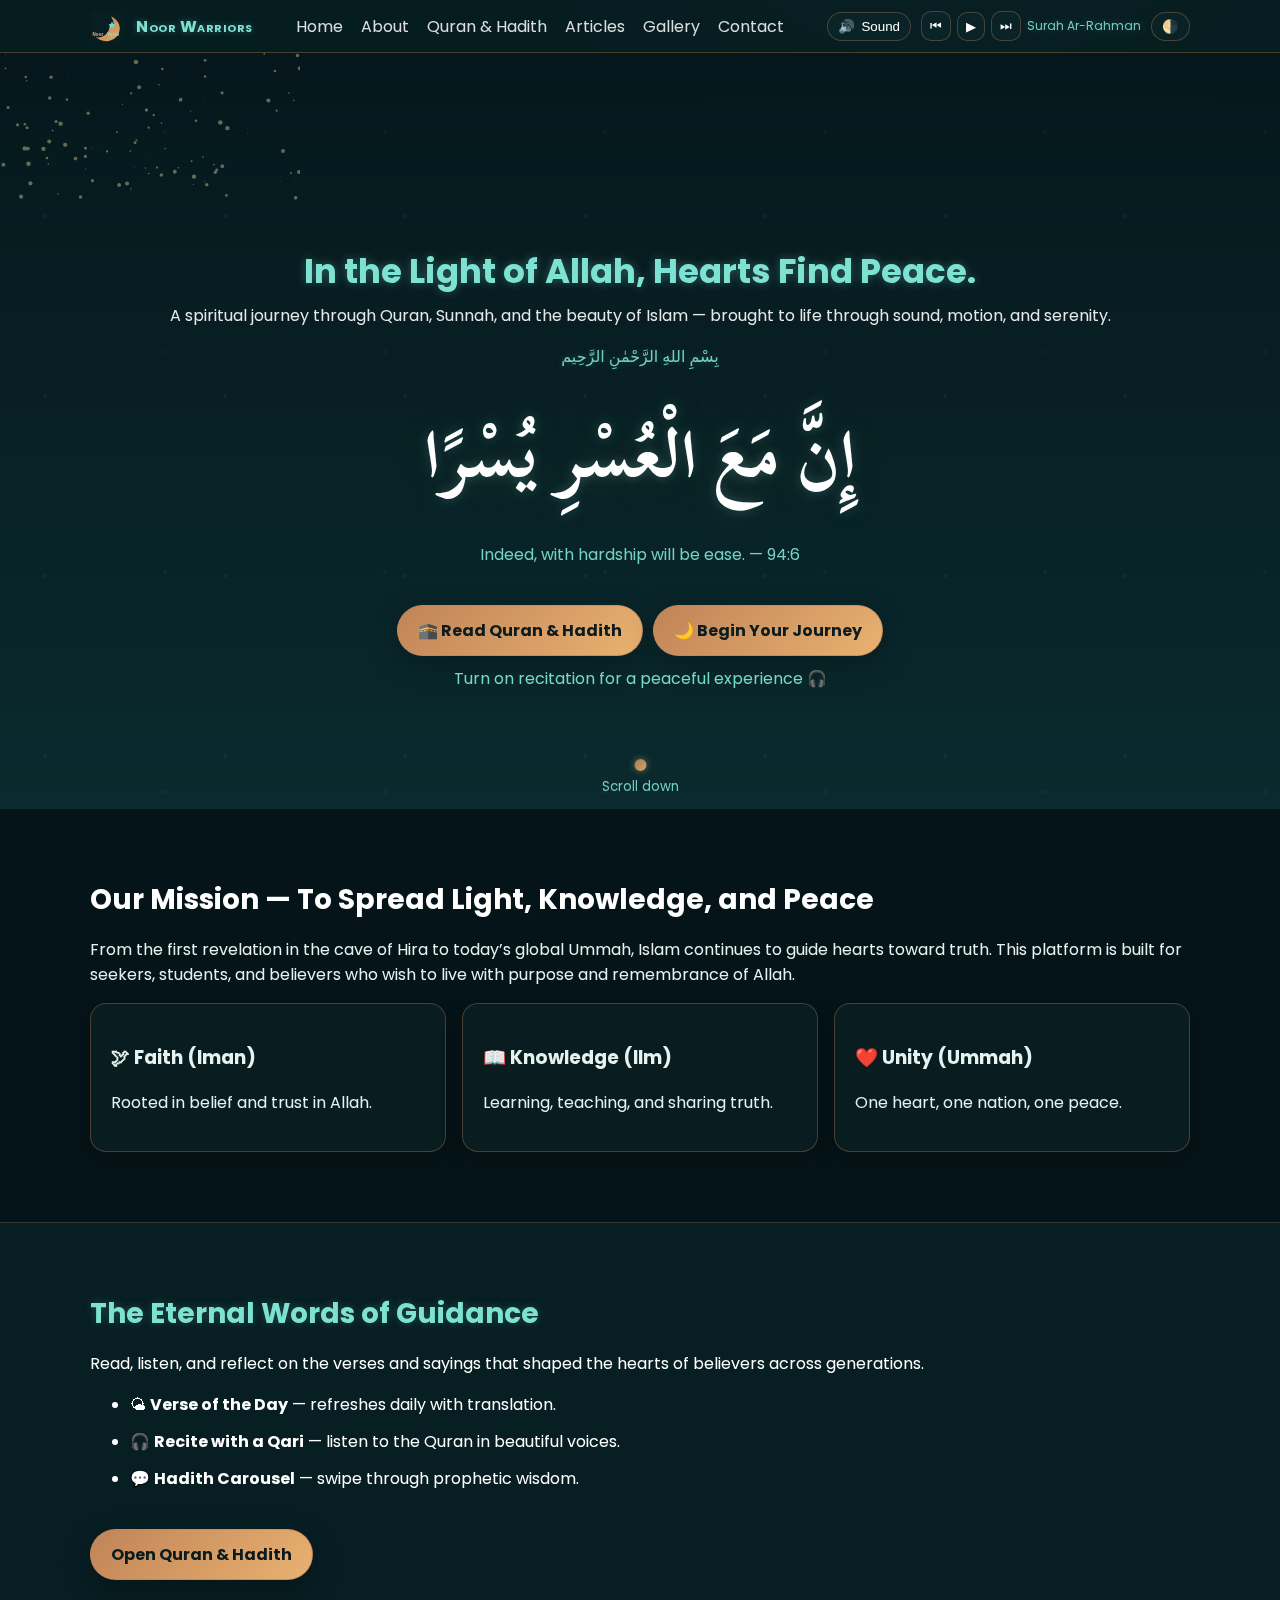
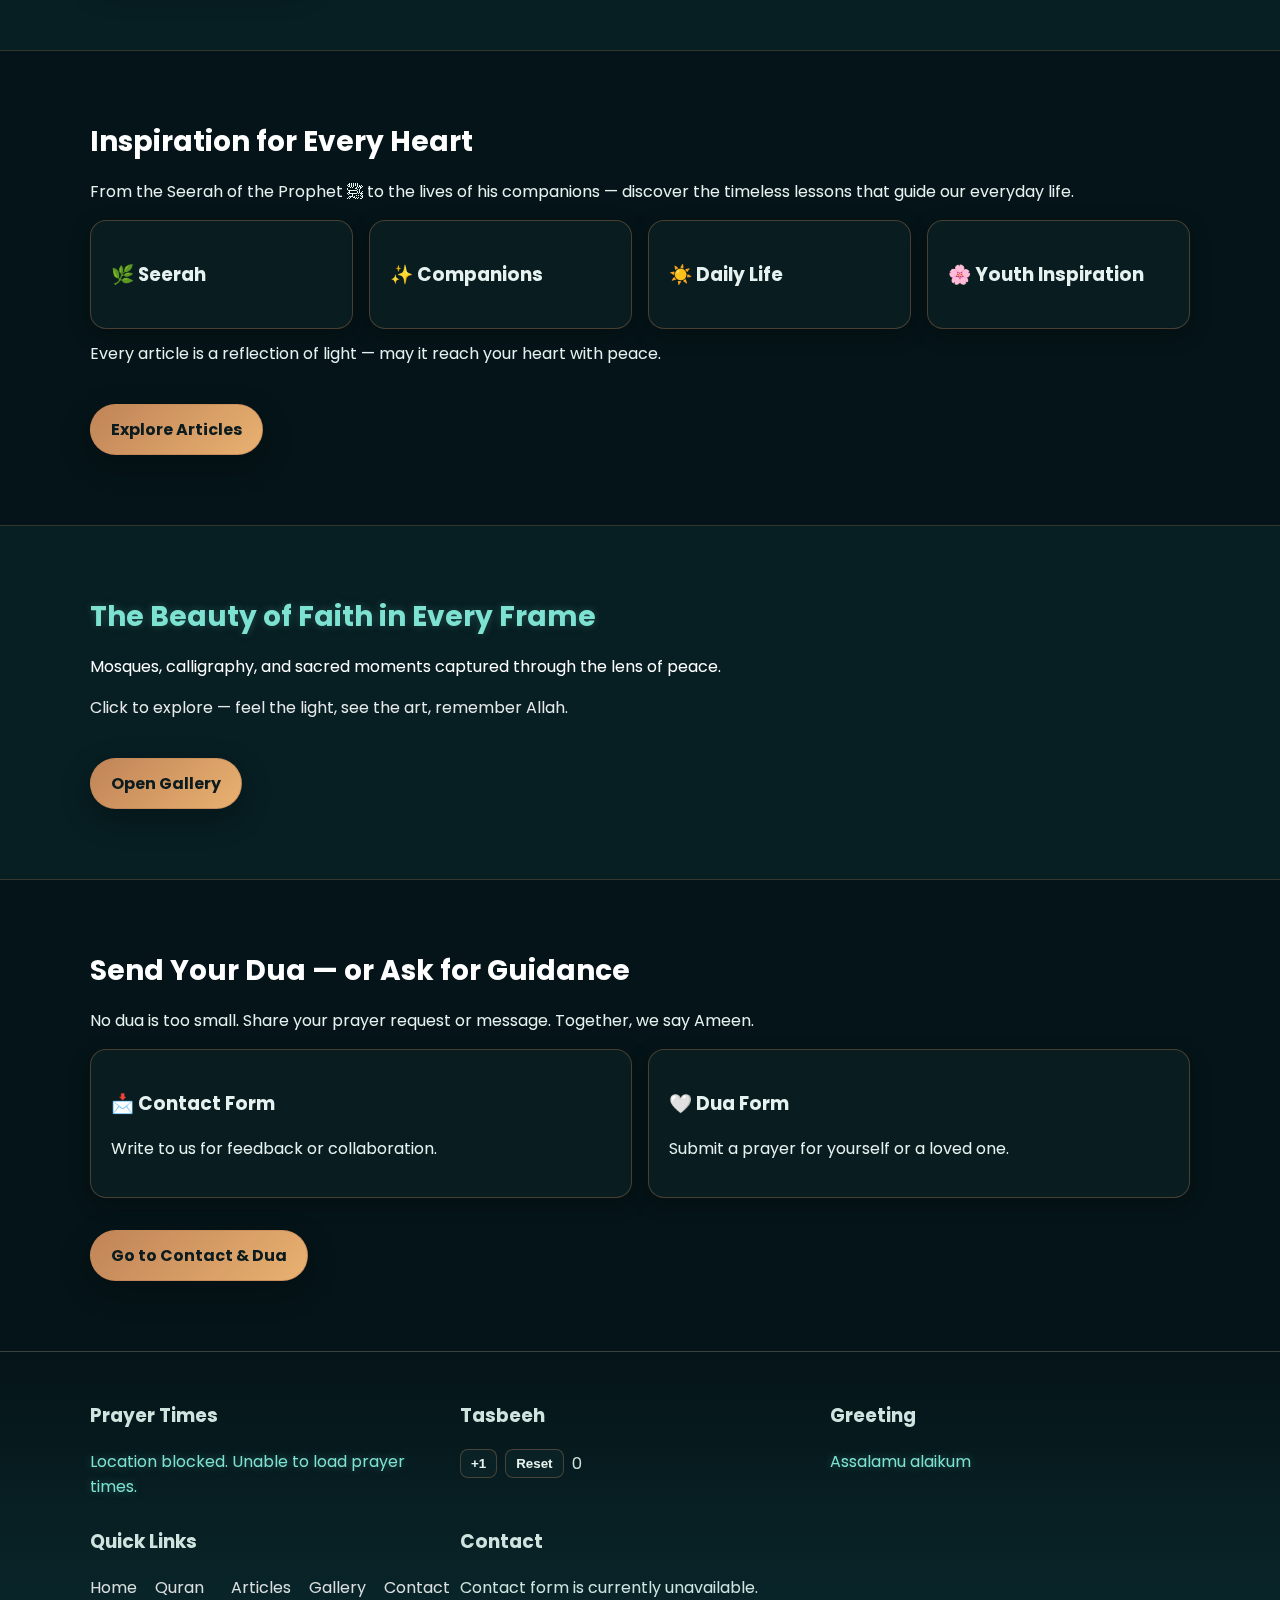
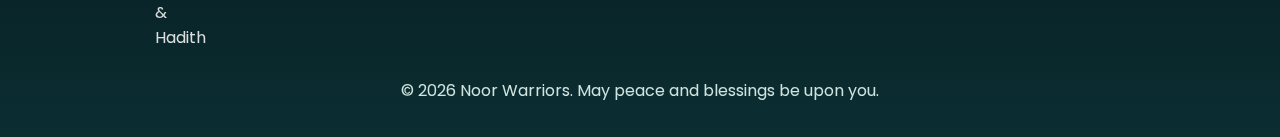
<file: index.html>
<!DOCTYPE html>
<html lang="en">
<head>
  <meta charset="utf-8">
  <meta name="viewport" content="width=device-width, initial-scale=1">
  <meta name="theme-color" content="#0f3d2e">
  <meta name="description" content="Noor Warriors — an elegant Islamic website sharing Quran, Hadith, articles, and a serene gallery.">
  <title>Noor Warriors — Home</title>

  <link rel="preconnect" href="https://fonts.googleapis.com">
  <link rel="preconnect" href="https://fonts.gstatic.com" crossorigin>
  <link href="https://fonts.googleapis.com/css2?family=Poppins:wght@300;400;600;700&family=Inter:wght@300;400;600&family=Scheherazade+New:wght@400;700&display=swap" rel="stylesheet">

  <link rel="icon" href="./assets/images/noorverse-logo.svg" type="image/svg+xml">
  <link rel="apple-touch-icon" href="./assets/images/noorverse-logo.svg">
  <meta property="og:type" content="website">
  <meta property="og:site_name" content="Noor Warriors">
  <meta property="og:title" content="Noor Warriors — Home">
  <meta property="og:description" content="An elegant Islamic website sharing Quran, Hadith, articles, and a serene gallery.">
  <meta property="og:image" content="./assets/images/noorverse-logo.svg">
  <meta name="twitter:card" content="summary_large_image">
  <meta name="twitter:title" content="Noor Warriors — Home">
  <meta name="twitter:description" content="An elegant Islamic website sharing Quran, Hadith, articles, and a serene gallery.">
  <meta name="twitter:image" content="./assets/images/noorverse-logo.svg">

  <link rel="stylesheet" href="./styles.css">
</head> 
<body>
  <audio id="bg-audio" preload="none" loop>
    <source src="./assets/audio/soft-recitation.mp3" type="audio/mpeg">
  </audio>

  <header class="site-header" data-elevate>
    <div class="container nav-wrap">
      <div class="brand">
        <a href="index.html" class="brand-link" aria-label="Noor Warriors Home">
          <img class="brand-logo" src="./assets/images/noorverse-logo.svg" alt="Noor Warriors">
          <span class="brand-text">Noor Warriors</span>
        </a>
      </div>
      <button id="menu-toggle" class="menu-toggle" aria-label="Open menu" aria-controls="primary-nav" aria-expanded="false">☰</button>
      <nav class="nav" id="primary-nav">
        <a href="index.html">Home</a>
        <a href="about.html">About</a>
        <a href="quran.html">Quran & Hadith</a>
        <a href="articles.html">Articles</a>
        <a href="gallery.html">Gallery</a>
        <a href="contact.html">Contact</a>
      </nav>
      <div class="actions">
        <button class="audio-toggle" id="audio-toggle" aria-pressed="false" aria-label="Toggle background recitation">
          <span class="icon" aria-hidden="true">🔊</span>
          <span class="label">Sound</span>
        </button>
        <div class="player-controls" aria-label="Recitation playlist controls">
          <button class="player-btn" id="prev-track" aria-label="Previous track">⏮</button>
          <button class="player-btn" id="play-pause" aria-label="Play/Pause">▶</button>
          <button class="player-btn" id="next-track" aria-label="Next track">⏭</button>
          <span class="track-title" id="track-title"></span>
        </div>
        <button class="mode-toggle" id="mode-toggle" aria-pressed="false" aria-label="Toggle dark mode">🌗</button>
      </div>
    </div>
  </header>

  <main>
    <section id="home" class="hero">
      <div class="hero-bg" aria-hidden="true"></div>
      <canvas class="particles" id="particles"></canvas>
      <div class="container hero-inner">
        <h1 class="headline">In the Light of Allah, Hearts Find Peace.</h1>
        <p class="subhead">A spiritual journey through Quran, Sunnah, and the beauty of Islam — brought to life through sound, motion, and serenity.</p>
        <p class="basmala" lang="ar" dir="rtl">بِسْمِ اللهِ الرَّحْمٰنِ الرَّحِيم</p>
        <h1 class="ayah" id="rotating-ayah" lang="ar" dir="rtl"></h1>
        <p class="ayah-trans" id="ayah-trans"></p>
        <div style="display:flex; gap:10px; justify-content:center; flex-wrap:wrap;" class="mt-10">
          <a href="quran.html" class="cta">🕋 Read Quran & Hadith</a>
          <a href="about.html" class="cta" style="background:linear-gradient(135deg, var(--copper-500), var(--copper-300));">🌙 Begin Your Journey</a>
        </div>
        <div class="mt-10" style="color: var(--aqua-400); opacity:.95;">Turn on recitation for a peaceful experience 🎧</div>
      </div>
      <div style="position:absolute; bottom:12px; left:50%; transform:translateX(-50%); color:var(--aqua-400); opacity:.9; display:grid; place-items:center; gap:6px;">
        <div style="width:12px; height:12px; border-radius:50%; background:linear-gradient(135deg, var(--copper-500), var(--copper-300)); box-shadow:0 0 10px rgba(233,177,113,.35), 0 0 6px rgba(125,226,209,.25); animation: greet 2.2s ease-in-out infinite;"></div>
        <small>Scroll down</small>
      </div>
    </section>

    <section class="section">
      <div class="container">
        <h2>Our Mission — To Spread Light, Knowledge, and Peace</h2>
        <p>From the first revelation in the cave of Hira to today’s global Ummah, Islam continues to guide hearts toward truth. This platform is built for seekers, students, and believers who wish to live with purpose and remembrance of Allah.</p>
        <div class="grid cards mt-12">
          <article class="card"><h3>🕊 Faith (Iman)</h3><p>Rooted in belief and trust in Allah.</p></article>
          <article class="card"><h3>📖 Knowledge (Ilm)</h3><p>Learning, teaching, and sharing truth.</p></article>
          <article class="card"><h3>❤️ Unity (Ummah)</h3><p>One heart, one nation, one peace.</p></article>
        </div>
      </div>
    </section>

    <section class="section alt">
      <div class="container">
        <h2>The Eternal Words of Guidance</h2>
        <p>Read, listen, and reflect on the verses and sayings that shaped the hearts of believers across generations.</p>
        <ul class="list mt-12">
          <li>🌤 <strong>Verse of the Day</strong> — refreshes daily with translation.</li>
          <li>🎧 <strong>Recite with a Qari</strong> — listen to the Quran in beautiful voices.</li>
          <li>💬 <strong>Hadith Carousel</strong> — swipe through prophetic wisdom.</li>
        </ul>
        <div class="mt-14"><a class="cta" href="quran.html">Open Quran & Hadith</a></div>
      </div>
    </section>

    <section class="section">
      <div class="container">
        <h2>Inspiration for Every Heart</h2>
        <p>From the Seerah of the Prophet ﷺ to the lives of his companions — discover the timeless lessons that guide our everyday life.</p>
        <div class="grid cards mt-12">
          <article class="card"><h3>🌿 Seerah</h3></article>
          <article class="card"><h3>✨ Companions</h3></article>
          <article class="card"><h3>☀️ Daily Life</h3></article>
          <article class="card"><h3>🌸 Youth Inspiration</h3></article>
        </div>
        <p class="mt-12">Every article is a reflection of light — may it reach your heart with peace.</p>
        <div class="mt-8"><a class="cta" href="articles.html">Explore Articles</a></div>
      </div>
    </section>

    <section class="section alt">
      <div class="container">
        <h2>The Beauty of Faith in Every Frame</h2>
        <p>Mosques, calligraphy, and sacred moments captured through the lens of peace.</p>
        <p style="opacity:.9;" class="mt-12">Click to explore — feel the light, see the art, remember Allah.</p>
        <div class="mt-10"><a class="cta" href="gallery.html">Open Gallery</a></div>
      </div>
    </section>

    <section class="section">
      <div class="container">
        <h2>Send Your Dua — or Ask for Guidance</h2>
        <p>No dua is too small. Share your prayer request or message. Together, we say Ameen.</p>
        <div class="grid cards mt-12">
          <article class="card"><h3>📩 Contact Form</h3><p>Write to us for feedback or collaboration.</p></article>
          <article class="card"><h3>🤍 Dua Form</h3><p>Submit a prayer for yourself or a loved one.</p></article>
        </div>
        <div class="mt-10"><a class="cta" href="contact.html">Go to Contact & Dua</a></div>
      </div>
    </section>

  </main>

  <footer class="site-footer">
    <div class="container">
      <div class="footer-widgets">
        <div>
          <h3>Prayer Times</h3>
          <div class="prayer-times" id="prayer-times"></div>
        </div>
        <div>
          <h3>Tasbeeh</h3>
          <div class="tasbeeh">
            <button id="tasbeeh-inc" aria-label="Increment tasbeeh">+1</button>
            <button id="tasbeeh-reset" aria-label="Reset tasbeeh">Reset</button>
            <span id="tasbeeh-count">0</span>
          </div>
        </div>
        <div>
          <h3>Greeting</h3>
          <div class="greeting" id="greeting">Assalamu alaikum</div>
        </div>
        <div>
          <h3>Quick Links</h3>
          <nav class="nav">
            <a href="index.html">Home</a>
            <a href="quran.html">Quran & Hadith</a>
            <a href="articles.html">Articles</a>
            <a href="gallery.html">Gallery</a>
            <a href="contact.html">Contact</a>
          </nav>
        </div>
        <div>
          <h3>Contact</h3>
          <p>Contact form is currently unavailable.</p>
        </div>
      </div>
      <p>© <span id="year"></span> Noor Warriors. May peace and blessings be upon you.</p>
    </div>
  </footer>

  <button id="to-top" class="to-top" aria-label="Back to top">↑</button>

  <script src="./script.js" defer></script>
</body>
<!--
  Images/audio are expected in ./assets. Replace placeholders with your own media.
-->
</html>
</file>
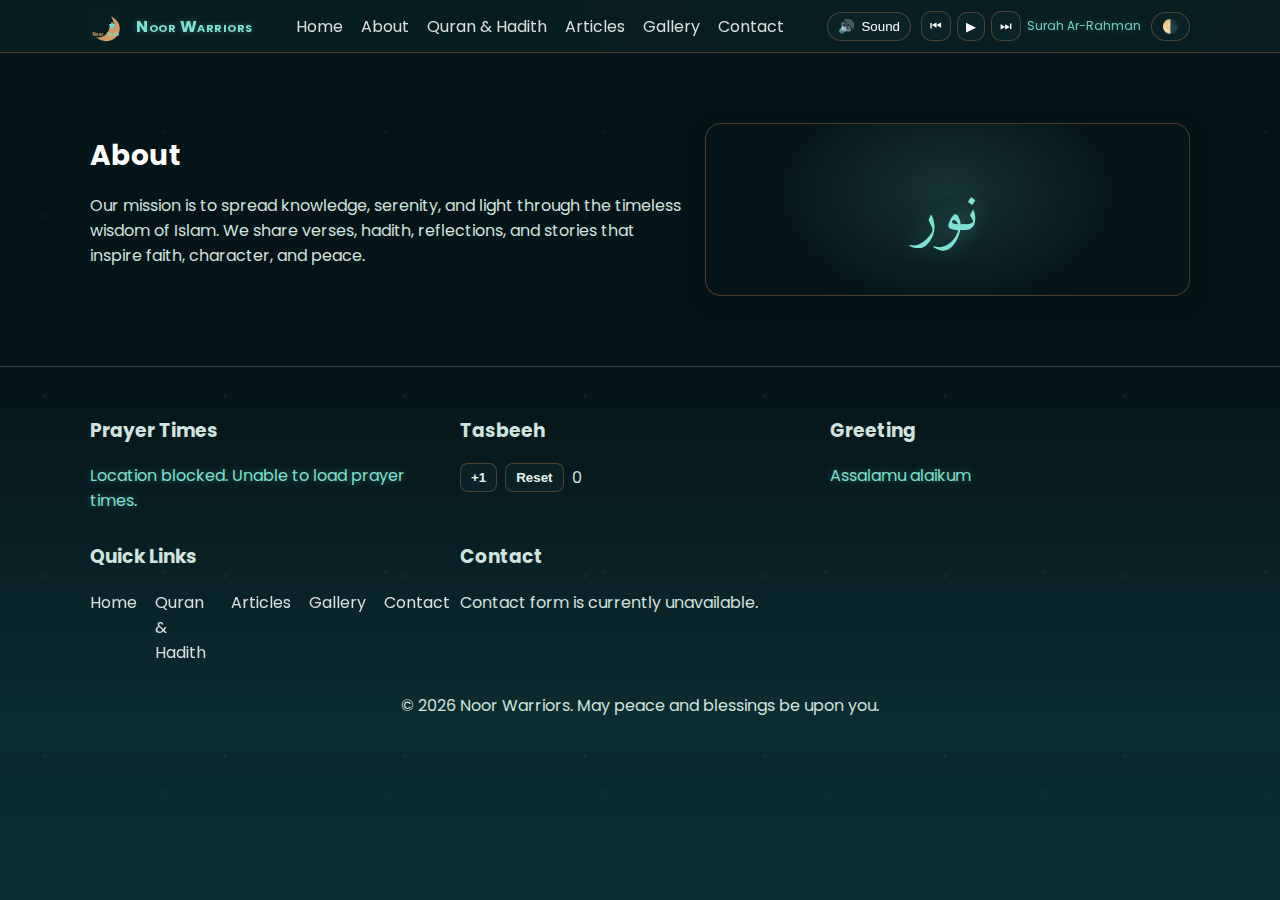
<file: about.html>
<!DOCTYPE html>
<html lang="en">
<head>
  <meta charset="utf-8">
  <meta name="viewport" content="width=device-width, initial-scale=1">
  <meta name="theme-color" content="#0f3d2e">
  <meta name="description" content="Noor Warriors — About the mission to spread light, knowledge, and peace.">
  <title>Noor Warriors — About</title>

  <link rel="preconnect" href="https://fonts.googleapis.com">
  <link rel="preconnect" href="https://fonts.gstatic.com" crossorigin>
  <link href="https://fonts.googleapis.com/css2?family=Poppins:wght@300;400;600;700&family=Inter:wght@300;400;600&family=Scheherazade+New:wght@400;700&display=swap" rel="stylesheet">

  <link rel="icon" href="./assets/images/noorverse-logo.svg" type="image/svg+xml">
  <link rel="apple-touch-icon" href="./assets/images/noorverse-logo.svg">
  <meta property="og:type" content="website">
  <meta property="og:site_name" content="Noor Warriors">
  <meta property="og:title" content="Noor Warriors — About">
  <meta property="og:description" content="Learn about Noor Warriors’ mission to share Quran, Hadith, and reflections.">
  <meta property="og:image" content="./assets/images/noorverse-logo.svg">
  <meta name="twitter:card" content="summary_large_image">
  <meta name="twitter:title" content="Noor Warriors — About">
  <meta name="twitter:description" content="Learn about Noor Warriors’ mission to share Quran, Hadith, and reflections.">
  <meta name="twitter:image" content="./assets/images/noorverse-logo.svg">

  <link rel="stylesheet" href="./styles.css">
</head>
<body>
  <audio id="bg-audio" preload="none" loop>
    <source src="./assets/audio/soft-recitation.mp3" type="audio/mpeg">
  </audio>

  <header class="site-header" data-elevate>
    <div class="container nav-wrap">
      <div class="brand">
        <a href="index.html" class="brand-link" aria-label="Noor Warriors Home">
          <img class="brand-logo" src="./assets/images/noorverse-logo.svg" alt="Noor Warriors" />
          <span class="brand-text">Noor Warriors</span>
        </a>
      </div>
      <button id="menu-toggle" class="menu-toggle" aria-label="Open menu" aria-controls="primary-nav" aria-expanded="false">☰</button>
      <nav class="nav" id="primary-nav">
        <a href="index.html">Home</a>
        <a href="about.html" aria-current="page">About</a>
        <a href="quran.html">Quran & Hadith</a>
        <a href="articles.html">Articles</a>
        <a href="gallery.html">Gallery</a>
        <a href="contact.html">Contact</a>
      </nav>
        <div class="actions">
          <button class="audio-toggle" id="audio-toggle" aria-pressed="false" aria-label="Toggle background recitation">
            <span class="icon" aria-hidden="true">🔊</span>
            <span class="label">Sound</span>
          </button>
          <div class="player-controls" aria-label="Recitation playlist controls">
            <button class="player-btn" id="prev-track" aria-label="Previous track">⏮</button>
            <button class="player-btn" id="play-pause" aria-label="Play/Pause">▶</button>
            <button class="player-btn" id="next-track" aria-label="Next track">⏭</button>
            <span class="track-title" id="track-title"></span>
          </div>
          <button class="mode-toggle" id="mode-toggle" aria-pressed="false" aria-label="Toggle dark mode">🌗</button>
        </div>
    </div>
  </header>

  <main>
    <section id="about" class="section">
      <div class="container two-col">
        <div class="section-copy">
          <h2>About</h2>
          <p>
            Our mission is to spread knowledge, serenity, and light through the timeless wisdom of Islam.
            We share verses, hadith, reflections, and stories that inspire faith, character, and peace.
          </p>
        </div>
        <div class="card emphasis" aria-hidden="true">
          <div class="calligraphy">نور</div>
        </div>
      </div>
    </section>

  </main>

  <footer class="site-footer">
    <div class="container">
      <div class="footer-widgets">
        <div>
          <h3>Prayer Times</h3>
          <div class="prayer-times" id="prayer-times"></div>
        </div>
        <div>
          <h3>Tasbeeh</h3>
          <div class="tasbeeh">
            <button id="tasbeeh-inc" aria-label="Increment tasbeeh">+1</button>
            <button id="tasbeeh-reset" aria-label="Reset tasbeeh">Reset</button>
            <span id="tasbeeh-count">0</span>
          </div>
        </div>
        <div>
          <h3>Greeting</h3>
          <div class="greeting" id="greeting">Assalamu alaikum</div>
        </div>
        <div>
          <h3>Quick Links</h3>
          <nav class="nav">
            <a href="index.html">Home</a>
            <a href="quran.html">Quran & Hadith</a>
            <a href="articles.html">Articles</a>
            <a href="gallery.html">Gallery</a>
            <a href="contact.html">Contact</a>
          </nav>
        </div>
        <div>
          <h3>Contact</h3>
          <p>Contact form is currently unavailable.</p>
        </div>
      </div>
      <p>© <span id="year"></span> Noor Warriors. May peace and blessings be upon you.</p>
    </div>
  </footer>

  <button id="to-top" class="to-top" aria-label="Back to top">↑</button>

  <script src="./script.js" defer></script>
</body>
<!--
  Images/audio are expected in ./assets. Replace placeholders with your own media.
-->
</html>
</file>
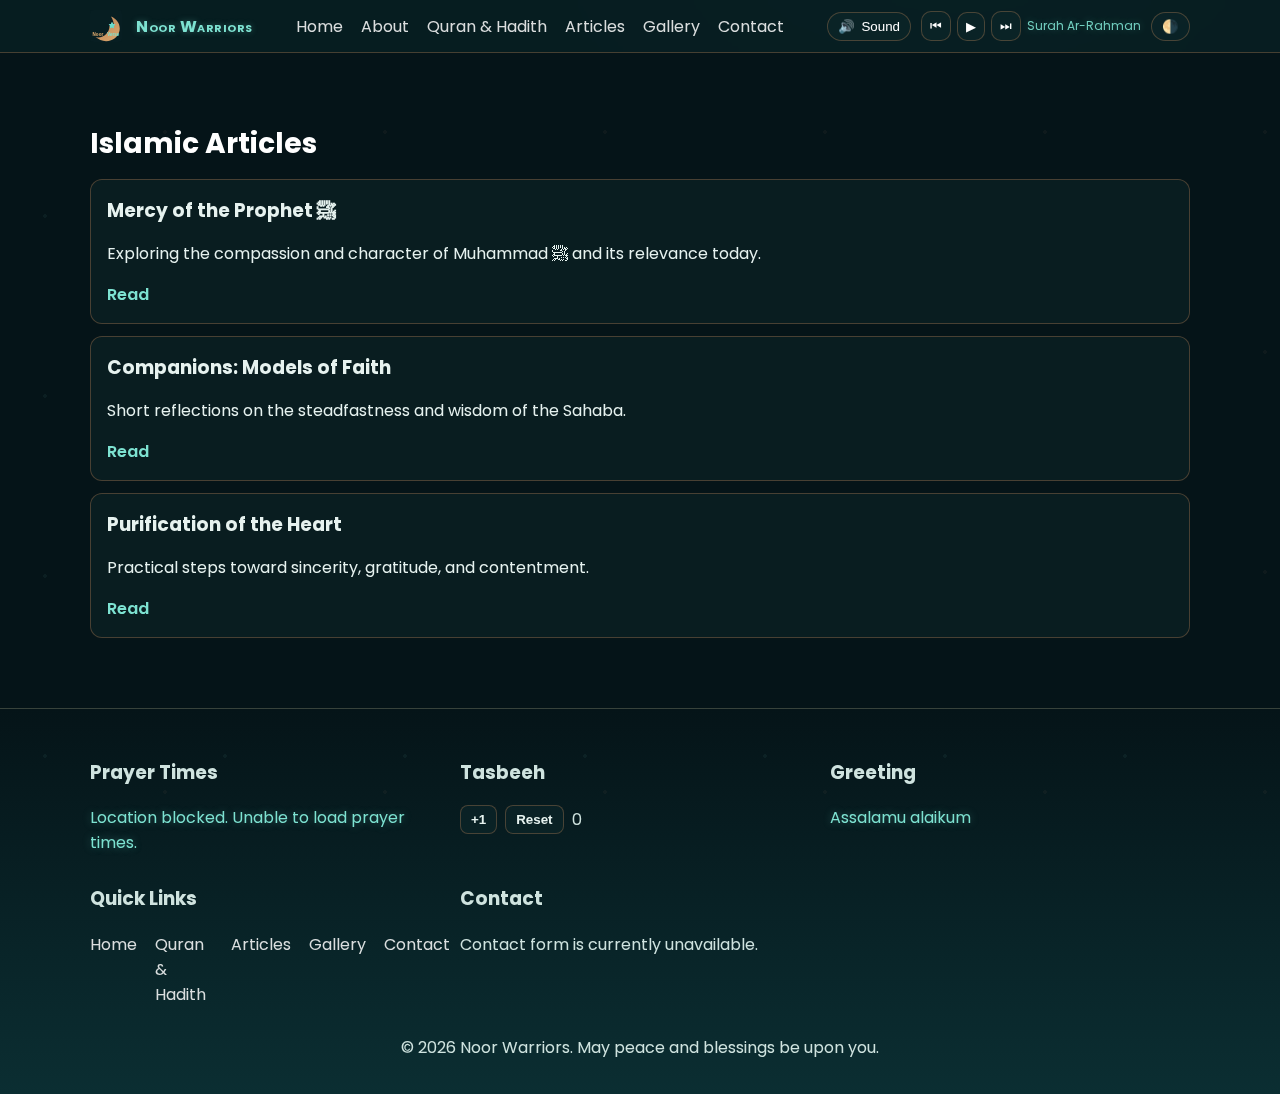
<file: articles.html>
<!DOCTYPE html>
<html lang="en">
<head>
  <meta charset="utf-8">
  <meta name="viewport" content="width=device-width, initial-scale=1">
  <meta name="theme-color" content="#0f3d2e">
  <meta name="description" content="Noor Warriors — Islamic articles and reflections for heart and mind.">
  <title>Noor Warriors — Articles</title>

  <link rel="preconnect" href="https://fonts.googleapis.com">
  <link rel="preconnect" href="https://fonts.gstatic.com" crossorigin>
  <link href="https://fonts.googleapis.com/css2?family=Poppins:wght@300;400;600;700&family=Inter:wght@300;400;600&family=Scheherazade+New:wght@400;700&display=swap" rel="stylesheet">

  <link rel="icon" href="./assets/images/noorverse-logo.svg" type="image/svg+xml">
  <link rel="apple-touch-icon" href="./assets/images/noorverse-logo.svg">
  <meta property="og:type" content="website">
  <meta property="og:site_name" content="Noor Warriors">
  <meta property="og:title" content="Noor Warriors — Articles">
  <meta property="og:description" content="Islamic articles and reflections for heart and mind.">
  <meta property="og:image" content="./assets/images/noorverse-logo.svg">
  <meta name="twitter:card" content="summary_large_image">
  <meta name="twitter:title" content="Noor Warriors — Articles">
  <meta name="twitter:description" content="Islamic articles and reflections for heart and mind.">
  <meta name="twitter:image" content="./assets/images/noorverse-logo.svg">

  <link rel="stylesheet" href="./styles.css">
</head>
<body>
  <audio id="bg-audio" preload="none" loop>
    <source src="./assets/audio/soft-recitation.mp3" type="audio/mpeg">
  </audio>

  <header class="site-header" data-elevate>
    <div class="container nav-wrap">
      <div class="brand">
        <a href="index.html" class="brand-link" aria-label="Noor Warriors Home">
          <img class="brand-logo" src="./assets/images/noorverse-logo.svg" alt="Noor Warriors" />
          <span class="brand-text">Noor Warriors</span>
        </a>
      </div>
      <button id="menu-toggle" class="menu-toggle" aria-label="Open menu" aria-controls="primary-nav" aria-expanded="false">☰</button>
      <nav class="nav" id="primary-nav">
        <a href="index.html">Home</a>
        <a href="about.html">About</a>
        <a href="quran.html">Quran & Hadith</a>
        <a href="articles.html" aria-current="page">Articles</a>
        <a href="gallery.html">Gallery</a>
        <a href="contact.html">Contact</a>
      </nav>
        <div class="actions">
          <button class="audio-toggle" id="audio-toggle" aria-pressed="false" aria-label="Toggle background recitation">
            <span class="icon" aria-hidden="true">🔊</span>
            <span class="label">Sound</span>
          </button>
          <div class="player-controls" aria-label="Recitation playlist controls">
            <button class="player-btn" id="prev-track" aria-label="Previous track">⏮</button>
            <button class="player-btn" id="play-pause" aria-label="Play/Pause">▶</button>
            <button class="player-btn" id="next-track" aria-label="Next track">⏭</button>
            <span class="track-title" id="track-title"></span>
          </div>
          <button class="mode-toggle" id="mode-toggle" aria-pressed="false" aria-label="Toggle dark mode">🌗</button>
        </div>
    </div>
  </header>

  <main>
    <section id="articles" class="section">
      <div class="container">
        <h2>Islamic Articles</h2>
        <div class="list">
          <article class="list-item">
            <h3>Mercy of the Prophet ﷺ</h3>
            <p>Exploring the compassion and character of Muhammad ﷺ and its relevance today.</p>
            <a class="read-more" href="#">Read</a>
          </article>
          <article class="list-item">
            <h3>Companions: Models of Faith</h3>
            <p>Short reflections on the steadfastness and wisdom of the Sahaba.</p>
            <a class="read-more" href="#">Read</a>
          </article>
          <article class="list-item">
            <h3>Purification of the Heart</h3>
            <p>Practical steps toward sincerity, gratitude, and contentment.</p>
            <a class="read-more" href="#">Read</a>
          </article>
        </div>
      </div>
    </section>

  </main>

  <footer class="site-footer">
    <div class="container">
      <div class="footer-widgets">
        <div>
          <h3>Prayer Times</h3>
          <div class="prayer-times" id="prayer-times"></div>
        </div>
        <div>
          <h3>Tasbeeh</h3>
          <div class="tasbeeh">
            <button id="tasbeeh-inc" aria-label="Increment tasbeeh">+1</button>
            <button id="tasbeeh-reset" aria-label="Reset tasbeeh">Reset</button>
            <span id="tasbeeh-count">0</span>
          </div>
        </div>
        <div>
          <h3>Greeting</h3>
          <div class="greeting" id="greeting">Assalamu alaikum</div>
        </div>
        <div>
          <h3>Quick Links</h3>
          <nav class="nav">
            <a href="index.html">Home</a>
            <a href="quran.html">Quran & Hadith</a>
            <a href="articles.html">Articles</a>
            <a href="gallery.html">Gallery</a>
            <a href="contact.html">Contact</a>
          </nav>
        </div>
        <div>
          <h3>Contact</h3>
          <p>Contact form is currently unavailable.</p>
        </div>
      </div>
      <p>© <span id="year"></span> Noor Warriors. May peace and blessings be upon you.</p>
    </div>
  </footer>

  <button id="to-top" class="to-top" aria-label="Back to top">↑</button>

  <script src="./script.js" defer></script>
</body>
<!--
  Images/audio are expected in ./assets. Replace placeholders with your own media.
-->
</html>
</file>
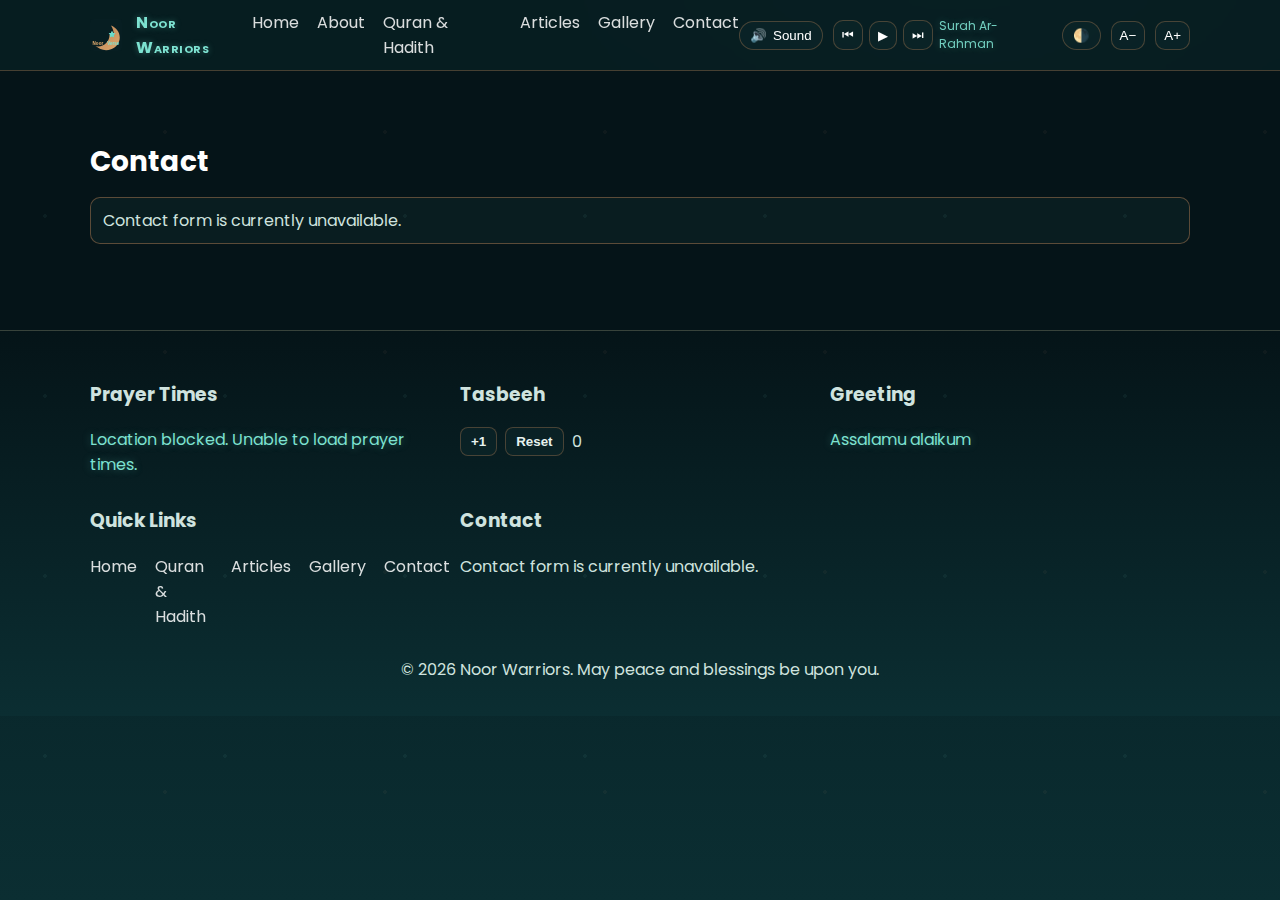
<file: contact.html>
<!DOCTYPE html>
<html lang="en">
<head>
  <meta charset="utf-8">
  <meta name="viewport" content="width=device-width, initial-scale=1">
  <meta name="theme-color" content="#0f3d2e">
  <meta name="description" content="Noor Warriors — Contact & Dua: send your prayer or message.">
  <title>Noor Warriors — Contact</title>

  <link rel="preconnect" href="https://fonts.googleapis.com">
  <link rel="preconnect" href="https://fonts.gstatic.com" crossorigin>
  <link href="https://fonts.googleapis.com/css2?family=Poppins:wght@300;400;600;700&family=Inter:wght@300;400;600&family=Scheherazade+New:wght@400;700&display=swap" rel="stylesheet">

  <link rel="icon" href="./assets/images/noorverse-logo.svg" type="image/svg+xml">
  <link rel="apple-touch-icon" href="./assets/images/noorverse-logo.svg">
  <meta property="og:type" content="website">
  <meta property="og:site_name" content="Noor Warriors">
  <meta property="og:title" content="Noor Warriors — Contact">
  <meta property="og:description" content="Contact Noor Warriors and send a Dua request.">
  <meta property="og:image" content="./assets/images/noorverse-logo.svg">
  <meta name="twitter:card" content="summary_large_image">
  <meta name="twitter:title" content="Noor Warriors — Contact">
  <meta name="twitter:description" content="Contact Noor Warriors and send a Dua request.">
  <meta name="twitter:image" content="./assets/images/noorverse-logo.svg">

  <link rel="stylesheet" href="./styles.css">
</head>
<body>
  <audio id="bg-audio" preload="none" loop>
    <source src="./assets/audio/soft-recitation.mp3" type="audio/mpeg">
  </audio>

  <header class="site-header" data-elevate>
    <div class="container nav-wrap">
      <div class="brand">
        <a href="index.html" class="brand-link" aria-label="Noor Warriors Home">
          <img class="brand-logo" src="./assets/images/noorverse-logo.svg" alt="Noor Warriors" />
          <span class="brand-text">Noor Warriors</span>
        </a>
      </div>
      <button id="menu-toggle" class="menu-toggle" aria-label="Open menu" aria-controls="primary-nav" aria-expanded="false">☰</button>
      <nav class="nav" id="primary-nav">
        <a href="index.html">Home</a>
        <a href="about.html">About</a>
        <a href="quran.html">Quran & Hadith</a>
        <a href="articles.html">Articles</a>
        <a href="gallery.html">Gallery</a>
        <a href="contact.html" aria-current="page">Contact</a>
      </nav>
        <div class="actions">
          <button class="audio-toggle" id="audio-toggle" aria-pressed="false" aria-label="Toggle background recitation">
            <span class="icon" aria-hidden="true">🔊</span>
            <span class="label">Sound</span>
          </button>
          <div class="player-controls" aria-label="Recitation playlist controls">
            <button class="player-btn" id="prev-track" aria-label="Previous track">⏮</button>
            <button class="player-btn" id="play-pause" aria-label="Play/Pause">▶</button>
            <button class="player-btn" id="next-track" aria-label="Next track">⏭</button>
            <span class="track-title" id="track-title"></span>
          </div>
          <button class="mode-toggle" id="mode-toggle" aria-pressed="false" aria-label="Toggle dark mode">🌗</button>
          <button class="player-btn" id="font-dec" aria-label="Decrease font size">A−</button>
          <button class="player-btn" id="font-inc" aria-label="Increase font size">A+</button>
        </div>
    </div>
  </header>

  <main>
    <section id="contact" class="section">
      <div class="container">
        <h2>Contact</h2>
        <p class="form-status info" role="status" aria-live="polite">Contact form is currently unavailable.</p>
      </div>
    </section>
  </main>

  <footer class="site-footer">
    <div class="container">
      <div class="footer-widgets">
        <div>
          <h3>Prayer Times</h3>
          <div class="prayer-times" id="prayer-times"></div>
        </div>
        <div>
          <h3>Tasbeeh</h3>
          <div class="tasbeeh">
            <button id="tasbeeh-inc" aria-label="Increment tasbeeh">+1</button>
            <button id="tasbeeh-reset" aria-label="Reset tasbeeh">Reset</button>
            <span id="tasbeeh-count">0</span>
          </div>
        </div>
        <div>
          <h3>Greeting</h3>
          <div class="greeting" id="greeting">Assalamu alaikum</div>
        </div>
        <div>
          <h3>Quick Links</h3>
          <nav class="nav">
            <a href="index.html">Home</a>
            <a href="quran.html">Quran & Hadith</a>
            <a href="articles.html">Articles</a>
            <a href="gallery.html">Gallery</a>
            <a href="contact.html">Contact</a>
          </nav>
        </div>
        <div>
          <h3>Contact</h3>
          <p>Contact form is currently unavailable.</p>
        </div>
      </div>
      <p>© <span id="year"></span> Noor Warriors. May peace and blessings be upon you.</p>
    </div>
  </footer>

  <button id="to-top" class="to-top" aria-label="Back to top">↑</button>

  <script src="./script.js" defer></script>
</body>
<!--
  Images/audio are expected in ./assets. Replace placeholders with your own media.
-->
</html>
</file>
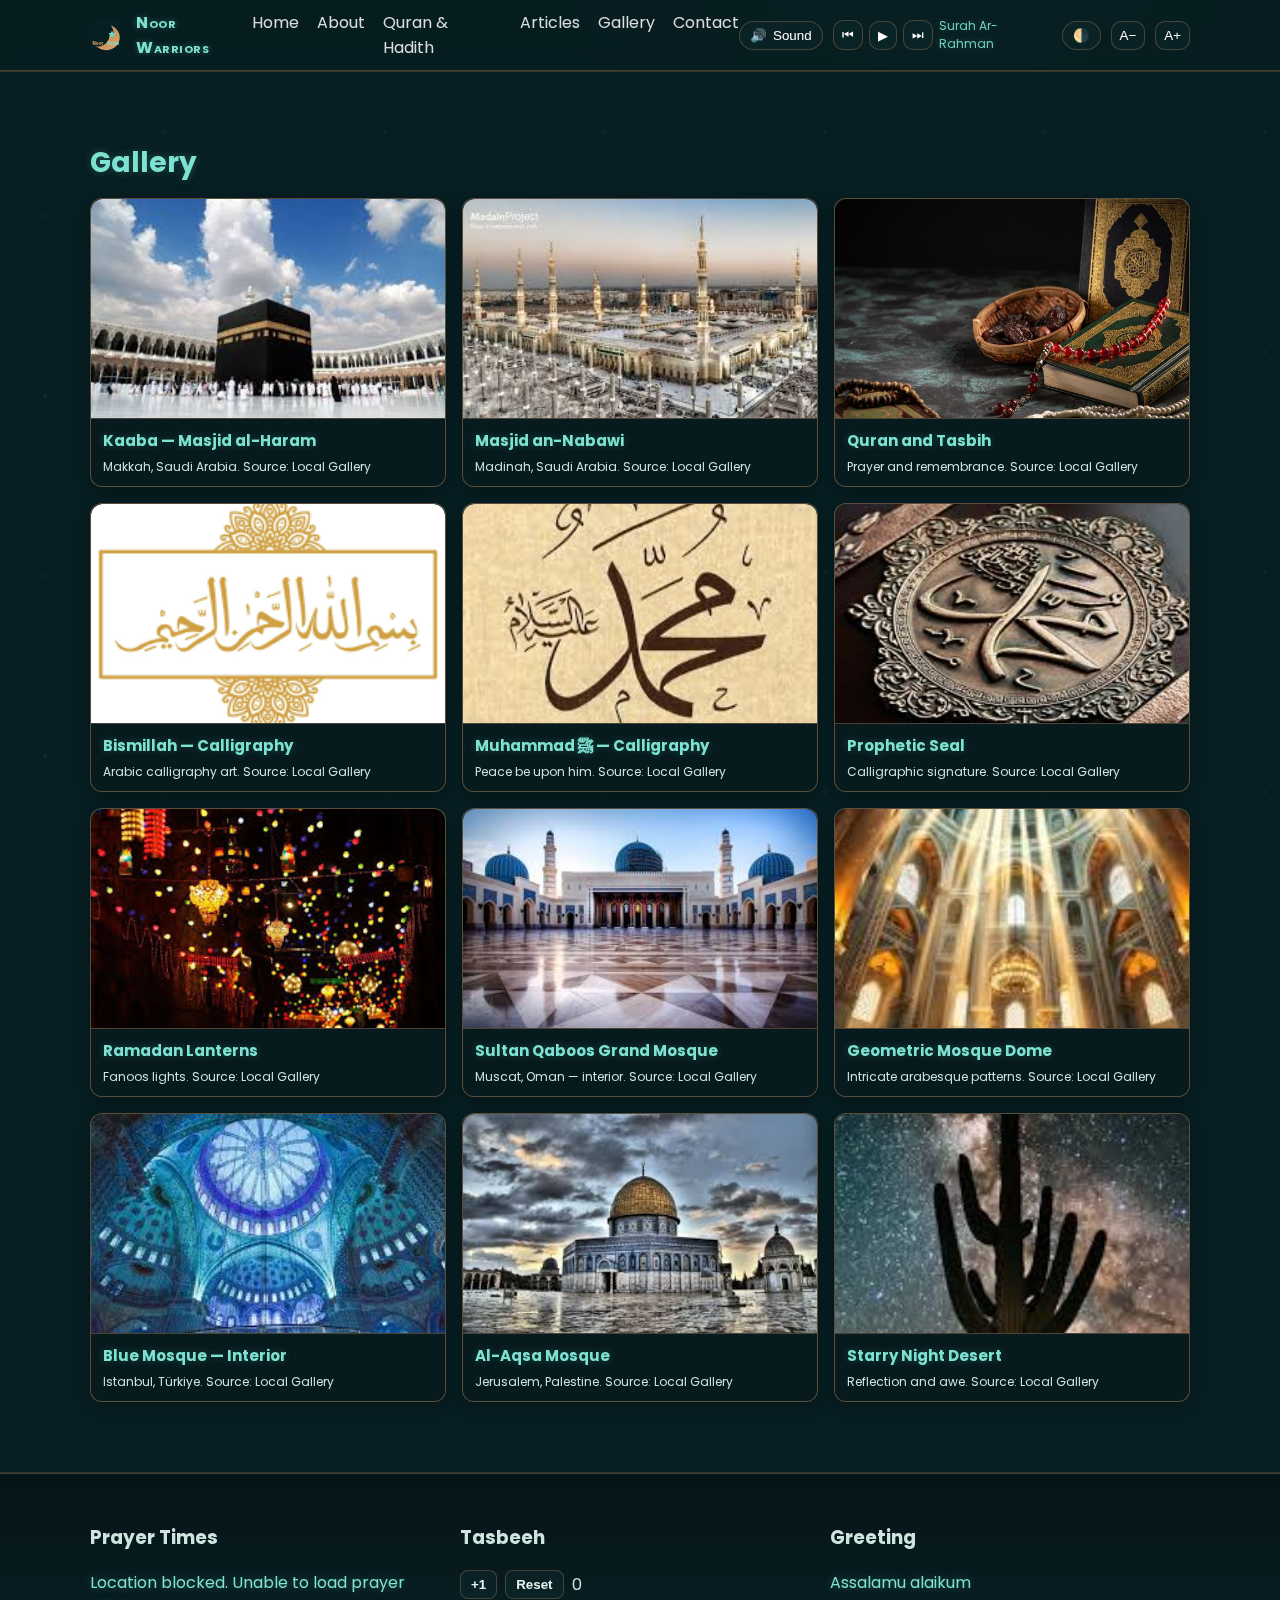
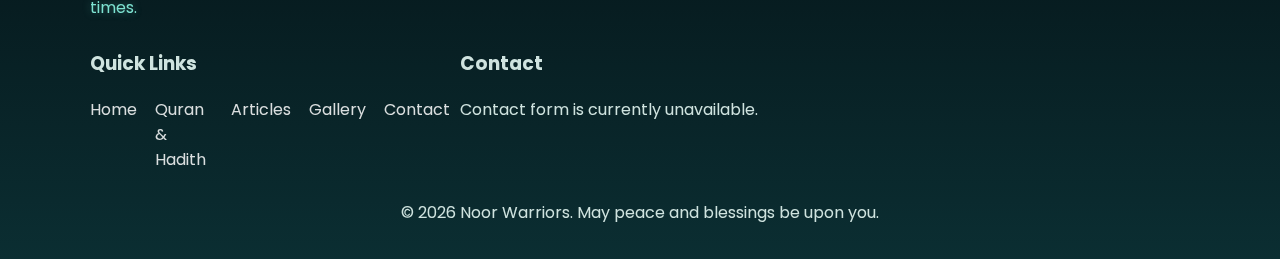
<file: gallery.html>
<!DOCTYPE html>
<html lang="en">
<head>
  <meta charset="utf-8">
  <meta name="viewport" content="width=device-width, initial-scale=1">
  <meta name="theme-color" content="#0f3d2e">
  <meta name="description" content="Noor Warriors — Gallery of mosques, calligraphy, and peaceful art.">
  <title>Noor Warriors — Gallery</title>

  <link rel="preconnect" href="https://fonts.googleapis.com">
  <link rel="preconnect" href="https://fonts.gstatic.com" crossorigin>
  <link href="https://fonts.googleapis.com/css2?family=Poppins:wght@300;400;600;700&family=Inter:wght@300;400;600&family=Scheherazade+New:wght@400;700&display=swap" rel="stylesheet">

  <link rel="icon" href="./assets/images/noorverse-logo.svg" type="image/svg+xml">
  <link rel="apple-touch-icon" href="./assets/images/noorverse-logo.svg">
  <meta property="og:type" content="website">
  <meta property="og:site_name" content="Noor Warriors">
  <meta property="og:title" content="Noor Warriors — Gallery">
  <meta property="og:description" content="Gallery of mosques, calligraphy, and peaceful art.">
  <meta property="og:image" content="./assets/images/noorverse-logo.svg">
  <meta name="twitter:card" content="summary_large_image">
  <meta name="twitter:title" content="Noor Warriors — Gallery">
  <meta name="twitter:description" content="Gallery of mosques, calligraphy, and peaceful art.">
  <meta name="twitter:image" content="./assets/images/noorverse-logo.svg">

  <link rel="stylesheet" href="./styles.css">
</head>
<body>
  <audio id="bg-audio" preload="none" loop>
    <source src="./assets/audio/soft-recitation.mp3" type="audio/mpeg">
  </audio>

  <header class="site-header" data-elevate>
    <div class="container nav-wrap">
      <div class="brand">
        <a href="index.html" class="brand-link" aria-label="Noor Warriors Home">
          <img class="brand-logo" src="./assets/images/noorverse-logo.svg" alt="Noor Warriors" />
          <span class="brand-text">Noor Warriors</span>
        </a>
      </div>
      <button id="menu-toggle" class="menu-toggle" aria-label="Open menu" aria-controls="primary-nav" aria-expanded="false">☰</button>
      <nav class="nav" id="primary-nav">
        <a href="index.html">Home</a>
        <a href="about.html">About</a>
        <a href="quran.html">Quran & Hadith</a>
        <a href="articles.html">Articles</a>
        <a href="gallery.html" aria-current="page">Gallery</a>
        <a href="contact.html">Contact</a>
      </nav>
        <div class="actions">
          <button class="audio-toggle" id="audio-toggle" aria-pressed="false" aria-label="Toggle background recitation">
            <span class="icon" aria-hidden="true">🔊</span>
            <span class="label">Sound</span>
          </button>
          <div class="player-controls" aria-label="Recitation playlist controls">
            <button class="player-btn" id="prev-track" aria-label="Previous track">⏮</button>
            <button class="player-btn" id="play-pause" aria-label="Play/Pause">▶</button>
            <button class="player-btn" id="next-track" aria-label="Next track">⏭</button>
            <span class="track-title" id="track-title"></span>
          </div>
          <button class="mode-toggle" id="mode-toggle" aria-pressed="false" aria-label="Toggle dark mode">🌗</button>
          <button class="player-btn" id="font-dec" aria-label="Decrease font size">A−</button>
          <button class="player-btn" id="font-inc" aria-label="Increase font size">A+</button>
        </div>
    </div>
  </header>

  <main>
    <section id="gallery" class="section alt">
      <div class="container">
        <h2>Gallery</h2>
        <div class="gallery-grid">
          <div class="gallery-card">
            <img src="./assets/images/gallery/Kaaba-Masjid-al-Haram.jpeg" alt="Kaaba — Masjid al-Haram" loading="lazy" decoding="async" width="1200" height="880">
            <div class="caption"><h3>Kaaba — Masjid al-Haram</h3><p>Makkah, Saudi Arabia. Source: Local Gallery</p></div>
          </div>
          <div class="gallery-card">
            <img src="./assets/images/gallery/Masjid an-Nabawi.jpeg" alt="Masjid an-Nabawi" loading="lazy" decoding="async" width="1200" height="880">
            <div class="caption"><h3>Masjid an-Nabawi</h3><p>Madinah, Saudi Arabia. Source: Local Gallery</p></div>
          </div>
          <div class="gallery-card">
            <img src="./assets/images/gallery/Quran-and-Tasbih.jpg" alt="Quran and Tasbih" loading="lazy" decoding="async" width="1200" height="880">
            <div class="caption"><h3>Quran and Tasbih</h3><p>Prayer and remembrance. Source: Local Gallery</p></div>
          </div>
          <div class="gallery-card">
            <img src="./assets/images/gallery/Bismillah-Calligraphy.png" alt="Bismillah — Calligraphy" loading="lazy" decoding="async" width="1200" height="880">
            <div class="caption"><h3>Bismillah — Calligraphy</h3><p>Arabic calligraphy art. Source: Local Gallery</p></div>
          </div>
          <div class="gallery-card">
            <img src="./assets/images/gallery/Muhammad-ﷺ-Calligraphy.jpeg" alt="Muhammad ﷺ — Calligraphy" loading="lazy" decoding="async" width="1200" height="880">
            <div class="caption"><h3>Muhammad ﷺ — Calligraphy</h3><p>Peace be upon him. Source: Local Gallery</p></div>
          </div>
          <div class="gallery-card">
            <img src="./assets/images/gallery/Prophetic-Seal.jpeg" alt="Prophetic Seal" loading="lazy" decoding="async" width="1200" height="880">
            <div class="caption"><h3>Prophetic Seal</h3><p>Calligraphic signature. Source: Local Gallery</p></div>
          </div>
          <div class="gallery-card">
            <img src="./assets/images/gallery/Ramadan-Lanterns.jpeg" alt="Ramadan Lanterns" loading="lazy" decoding="async" width="1200" height="880">
            <div class="caption"><h3>Ramadan Lanterns</h3><p>Fanoos lights. Source: Local Gallery</p></div>
          </div>
          <div class="gallery-card">
            <img src="./assets/images/gallery/Sultan-Qaboos-Grand-Mosque.jpeg" alt="Sultan Qaboos Grand Mosque" loading="lazy" decoding="async" width="1200" height="880">
            <div class="caption"><h3>Sultan Qaboos Grand Mosque</h3><p>Muscat, Oman — interior. Source: Local Gallery</p></div>
          </div>
          <div class="gallery-card">
            <img src="./assets/images/gallery/Geometric-Mosque-Dome.jpeg" alt="Geometric Mosque Dome" loading="lazy" decoding="async" width="1200" height="880">
            <div class="caption"><h3>Geometric Mosque Dome</h3><p>Intricate arabesque patterns. Source: Local Gallery</p></div>
          </div>
          <div class="gallery-card">
            <img src="./assets/images/gallery/Blue-Mosque-Interior.jpeg" alt="Blue Mosque — Interior" loading="lazy" decoding="async" width="1200" height="880">
            <div class="caption"><h3>Blue Mosque — Interior</h3><p>Istanbul, Türkiye. Source: Local Gallery</p></div>
          </div>
          <div class="gallery-card">
            <img src="./assets/images/gallery/Al-Aqsa-Mosque.jpeg" alt="Al-Aqsa Mosque" loading="lazy" decoding="async" width="1200" height="880">
            <div class="caption"><h3>Al-Aqsa Mosque</h3><p>Jerusalem, Palestine. Source: Local Gallery</p></div>
          </div>
          <div class="gallery-card">
            <img src="./assets/images/gallery/Starry-Night-Desert.jpeg" alt="Starry Night Desert" loading="lazy" decoding="async" width="1200" height="880">
            <div class="caption"><h3>Starry Night Desert</h3><p>Reflection and awe. Source: Local Gallery</p></div>
          </div>
        </div>
      </div>
    </section>

  </main>

  <footer class="site-footer">
    <div class="container">
      <div class="footer-widgets">
        <div>
          <h3>Prayer Times</h3>
          <div class="prayer-times" id="prayer-times"></div>
        </div>
        <div>
          <h3>Tasbeeh</h3>
          <div class="tasbeeh">
            <button id="tasbeeh-inc" aria-label="Increment tasbeeh">+1</button>
            <button id="tasbeeh-reset" aria-label="Reset tasbeeh">Reset</button>
            <span id="tasbeeh-count">0</span>
          </div>
        </div>
        <div>
          <h3>Greeting</h3>
          <div class="greeting" id="greeting">Assalamu alaikum</div>
        </div>
        <div>
          <h3>Quick Links</h3>
          <nav class="nav">
            <a href="index.html">Home</a>
            <a href="quran.html">Quran & Hadith</a>
            <a href="articles.html">Articles</a>
            <a href="gallery.html">Gallery</a>
            <a href="contact.html">Contact</a>
          </nav>
        </div>
        <div>
          <h3>Contact</h3>
          <p>Contact form is currently unavailable.</p>
        </div>
      </div>
      <p>© <span id="year"></span> Noor Warriors. May peace and blessings be upon you.</p>
    </div>
  </footer>

  <button id="to-top" class="to-top" aria-label="Back to top">↑</button>

  <script src="./script.js" defer></script>
</body>
<!--
  Images/audio are expected in ./assets. Replace placeholders with your own media.
-->
</html>
</file>
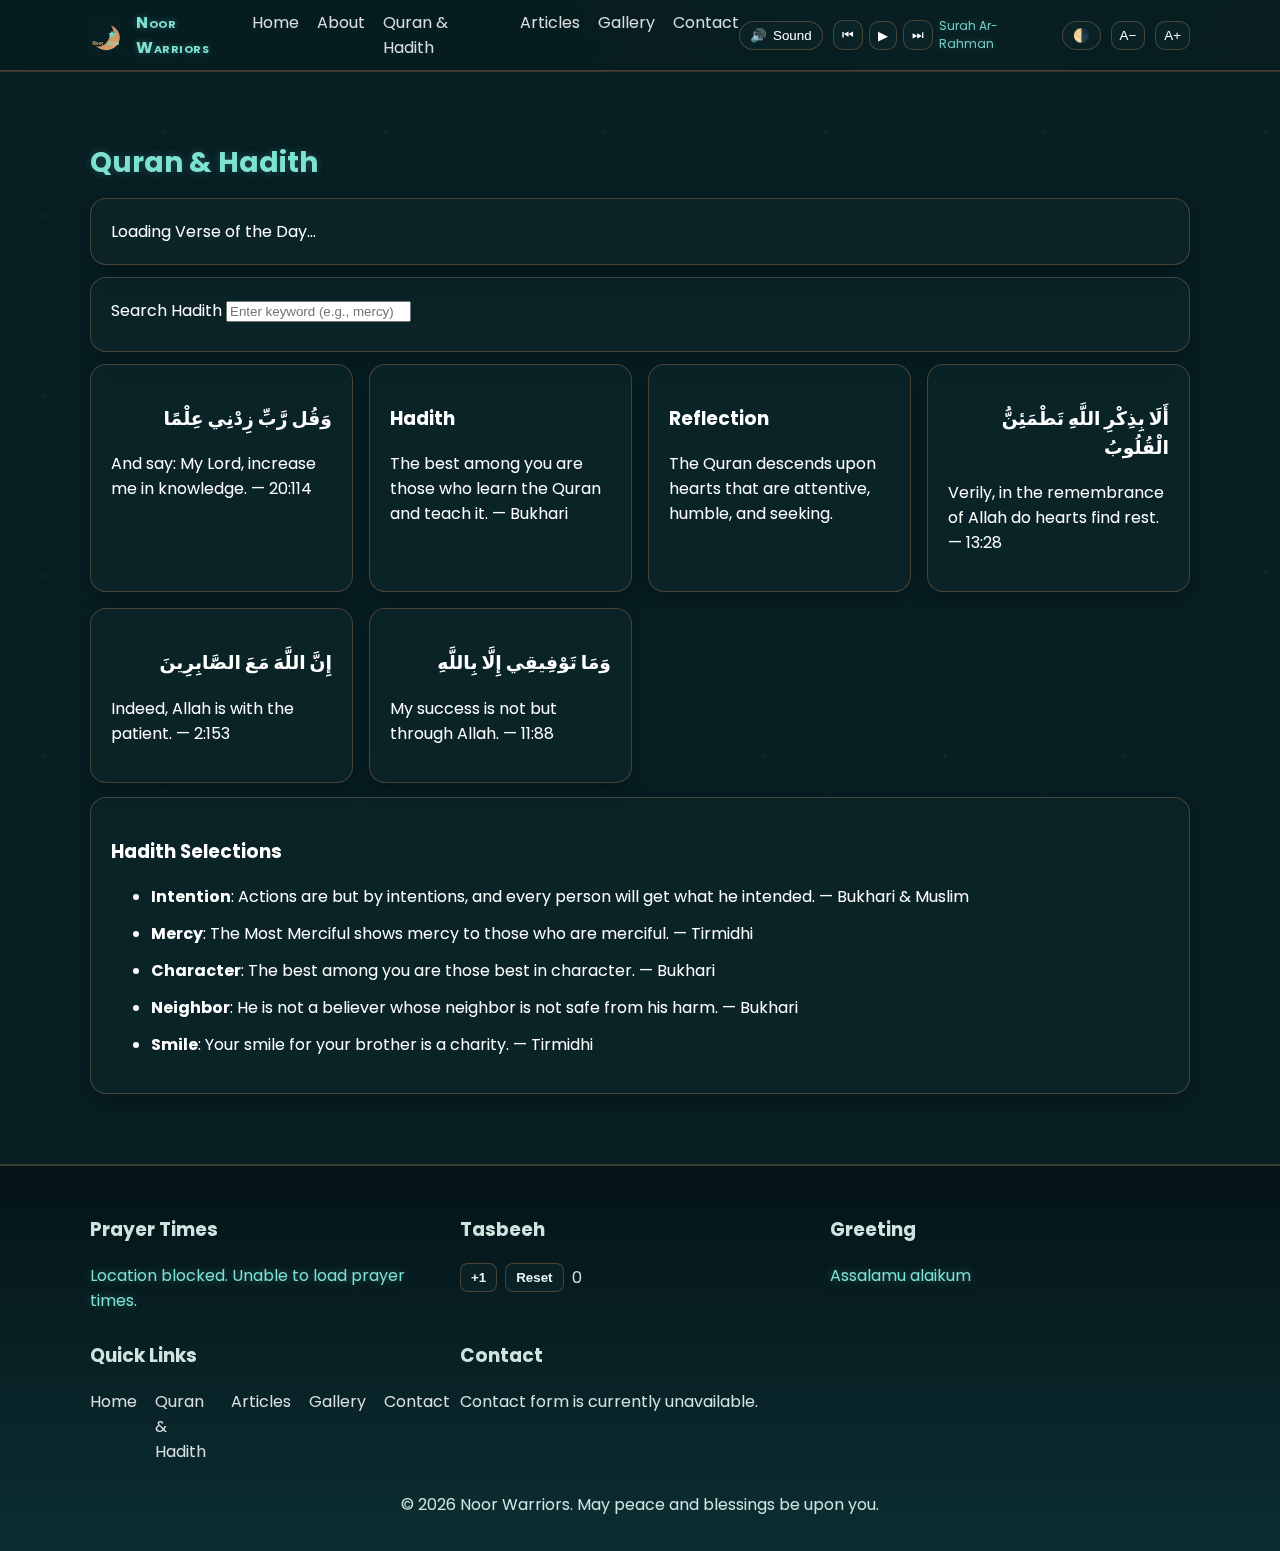
<file: quran.html>
<!DOCTYPE html>
<html lang="en">
<head>
  <meta charset="utf-8">
  <meta name="viewport" content="width=device-width, initial-scale=1">
  <meta name="theme-color" content="#0f3d2e">
  <meta name="description" content="Noor Warriors — Quran & Hadith: verses, recitations, hadith search, and reflections.">
  <title>Noor Warriors — Quran & Hadith</title>

  <link rel="preconnect" href="https://fonts.googleapis.com">
  <link rel="preconnect" href="https://fonts.gstatic.com" crossorigin>
  <link href="https://fonts.googleapis.com/css2?family=Poppins:wght@300;400;600;700&family=Inter:wght@300;400;600&family=Scheherazade+New:wght@400;700&display=swap" rel="stylesheet">

  <link rel="icon" href="./assets/images/noorverse-logo.svg" type="image/svg+xml">
  <link rel="apple-touch-icon" href="./assets/images/noorverse-logo.svg">
  <meta property="og:type" content="website">
  <meta property="og:site_name" content="Noor Warriors">
  <meta property="og:title" content="Noor Warriors — Quran & Hadith">
  <meta property="og:description" content="Verses, recitations, hadith search, and reflections.">
  <meta property="og:image" content="./assets/images/noorverse-logo.svg">
  <meta name="twitter:card" content="summary_large_image">
  <meta name="twitter:title" content="Noor Warriors — Quran & Hadith">
  <meta name="twitter:description" content="Verses, recitations, hadith search, and reflections.">
  <meta name="twitter:image" content="./assets/images/noorverse-logo.svg">

  <link rel="stylesheet" href="./styles.css">
</head>
<body>
  <audio id="bg-audio" preload="none" loop>
    <source src="./assets/audio/soft-recitation.mp3" type="audio/mpeg">
  </audio>

  <header class="site-header" data-elevate>
    <div class="container nav-wrap">
      <div class="brand">
        <a href="index.html" class="brand-link" aria-label="Noor Warriors Home">
          <img class="brand-logo" src="./assets/images/noorverse-logo.svg" alt="Noor Warriors" />
          <span class="brand-text">Noor Warriors</span>
        </a>
      </div>
      <button id="menu-toggle" class="menu-toggle" aria-label="Open menu" aria-controls="primary-nav" aria-expanded="false">☰</button>
      <nav class="nav" id="primary-nav">
        <a href="index.html">Home</a>
        <a href="about.html">About</a>
        <a href="quran.html" aria-current="page">Quran & Hadith</a>
        <a href="articles.html">Articles</a>
        <a href="gallery.html">Gallery</a>
        <a href="contact.html">Contact</a>
      </nav>
        <div class="actions">
          <button class="audio-toggle" id="audio-toggle" aria-pressed="false" aria-label="Toggle background recitation">
            <span class="icon" aria-hidden="true">🔊</span>
            <span class="label">Sound</span>
          </button>
          <div class="player-controls" aria-label="Recitation playlist controls">
            <button class="player-btn" id="prev-track" aria-label="Previous track">⏮</button>
            <button class="player-btn" id="play-pause" aria-label="Play/Pause">▶</button>
            <button class="player-btn" id="next-track" aria-label="Next track">⏭</button>
            <span class="track-title" id="track-title"></span>
          </div>
          <button class="mode-toggle" id="mode-toggle" aria-pressed="false" aria-label="Toggle dark mode">🌗</button>
          <button class="player-btn" id="font-dec" aria-label="Decrease font size">A−</button>
          <button class="player-btn" id="font-inc" aria-label="Increase font size">A+</button>
        </div>
    </div>
  </header>

  <main>
    <section id="quran" class="section alt">
      <div class="container">
        <h2>Quran & Hadith</h2>
        <div class="card mb-12">
          <div id="verse-of-day">Loading Verse of the Day…</div>
        </div>
        <div class="card mb-12">
          <label for="hadith-search">Search Hadith</label>
          <input id="hadith-search" type="search" placeholder="Enter keyword (e.g., mercy)">
          <div id="hadith-results" class="list mt-8"></div>
        </div>
        <div class="grid cards">
          <article class="card fade-in">
            <h3 lang="ar" dir="rtl">وَقُل رَّبِّ زِدْنِي عِلْمًا</h3>
            <p>And say: My Lord, increase me in knowledge. — 20:114</p>
          </article>
          <article class="card fade-in">
            <h3>Hadith</h3>
            <p>
              The best among you are those who learn the Quran and teach it. — Bukhari
            </p>
          </article>
          <article class="card fade-in">
            <h3>Reflection</h3>
            <p>
              The Quran descends upon hearts that are attentive, humble, and seeking.
            </p>
          </article>
          <article class="card fade-in">
            <h3 lang="ar" dir="rtl">أَلَا بِذِكْرِ اللَّهِ تَطْمَئِنُّ الْقُلُوبُ</h3>
            <p>Verily, in the remembrance of Allah do hearts find rest. — 13:28</p>
          </article>
          <article class="card fade-in">
            <h3 lang="ar" dir="rtl">إِنَّ اللَّهَ مَعَ الصَّابِرِينَ</h3>
            <p>Indeed, Allah is with the patient. — 2:153</p>
          </article>
          <article class="card fade-in">
            <h3 lang="ar" dir="rtl">وَمَا تَوْفِيقِي إِلَّا بِاللَّهِ</h3>
            <p>My success is not but through Allah. — 11:88</p>
          </article>
        </div>
        <div class="card mt-14">
          <h3>Hadith Selections</h3>
          <ul class="list">
            <li>
              <strong>Intention</strong>: Actions are but by intentions, and every person will get what he intended. — Bukhari & Muslim
            </li>
            <li>
              <strong>Mercy</strong>: The Most Merciful shows mercy to those who are merciful. — Tirmidhi
            </li>
            <li>
              <strong>Character</strong>: The best among you are those best in character. — Bukhari
            </li>
            <li>
              <strong>Neighbor</strong>: He is not a believer whose neighbor is not safe from his harm. — Bukhari
            </li>
            <li>
              <strong>Smile</strong>: Your smile for your brother is a charity. — Tirmidhi
            </li>
          </ul>
        </div>
      </div>
    </section>

  </main>

  <footer class="site-footer">
    <div class="container">
      <div class="footer-widgets">
        <div>
          <h3>Prayer Times</h3>
          <div class="prayer-times" id="prayer-times"></div>
        </div>
        <div>
          <h3>Tasbeeh</h3>
          <div class="tasbeeh">
            <button id="tasbeeh-inc" aria-label="Increment tasbeeh">+1</button>
            <button id="tasbeeh-reset" aria-label="Reset tasbeeh">Reset</button>
            <span id="tasbeeh-count">0</span>
          </div>
        </div>
        <div>
          <h3>Greeting</h3>
          <div class="greeting" id="greeting">Assalamu alaikum</div>
        </div>
        <div>
          <h3>Quick Links</h3>
          <nav class="nav">
            <a href="index.html">Home</a>
            <a href="quran.html">Quran & Hadith</a>
            <a href="articles.html">Articles</a>
            <a href="gallery.html">Gallery</a>
            <a href="contact.html">Contact</a>
          </nav>
        </div>
        <div>
          <h3>Contact</h3>
          <p>Contact form is currently unavailable.</p>
        </div>
      </div>
      <p>© <span id="year"></span> Noor Warriors. May peace and blessings be upon you.</p>
    </div>
  </footer>

  <button id="to-top" class="to-top" aria-label="Back to top">↑</button>

  <script src="./script.js" defer></script>
</body>
<!--
  Images/audio are expected in ./assets. Replace placeholders with your own media.
-->
</html>
</file>
<file: styles.css>
:root {
  /* Midnight Teal & Copper palette */
  --teal-900: #071E22; /* header base */
  --teal-800: #0B2E32; /* footer end */
  --teal-700: #112D32; /* panels */
  --aqua-400: #7DE2D1; /* icon/accent */
  --copper-500: #C08457; /* copper */
  --copper-300: #E9B171; /* copper-gold */
  --white: #ffffff;
  --text-900: #E6F2EF;
  --text-700: #CFE3DF;
  --muted-600: #7BA3A0;
  --bg-100: #051418; /* page background start */
  --shadow: 0 10px 30px rgba(0,0,0,.25);
}

[data-theme="dark"] {
  --bg-100: #051418;
  --text-900: #E6F2EF;
  --text-700: #CFE3DF;
}

* { box-sizing: border-box; }
html { scroll-behavior: smooth; }
html, body { height: 100%; }
body {
  margin: 0;
  font-family: 'Poppins', 'Inter', system-ui, -apple-system, Segoe UI, Roboto, Arial, sans-serif;
  color: var(--text-900);
  background: radial-gradient(800px 400px at 75% -10%, rgba(125,226,209,.10), transparent 60%),
              linear-gradient(180deg, #051418 0%, #071E22 40%, #0B2E32 100%);
  position: relative;
}
/* Subtle geometric motif overlay */
body::before {
  content: "";
  position: fixed;
  inset: 0;
  pointer-events: none;
  background-image:
    radial-gradient(circle at 25% 20%, rgba(125,226,209,.05) 0 2px, transparent 2px),
    radial-gradient(circle at 75% 60%, rgba(192,132,87,.05) 0 2px, transparent 2px);
  background-size: 180px 180px, 220px 220px;
  mix-blend-mode: screen;
}

.container {
  width: min(1100px, 92%);
  margin: 0 auto;
}

/* Header */
.site-header {
  position: sticky;
  top: 0;
  z-index: 50;
  background: rgba(7, 30, 34, .85);
  backdrop-filter: blur(8px);
  border-bottom: 1px solid rgba(192,132,87,.35);
}
.nav-wrap { display: flex; align-items: center; justify-content: space-between; padding: 10px 0; position: relative; }
.brand { display: inline-flex; align-items: center; gap: 8px; color: var(--aqua-400); font-weight: 700; letter-spacing: .5px; text-shadow: 0 0 6px rgba(125,226,209,.35); }
.brand-text { font-variant: small-caps; }
.menu-toggle { display: inline-flex; align-items: center; justify-content: center; width: 38px; height: 38px; border-radius: 8px; border: 1px solid rgba(192,132,87,.35); background: rgba(17,45,50,.35); color: var(--aqua-400); cursor: pointer; box-shadow: inset 0 0 0 1px rgba(192,132,87,.15); }
.nav { display: none; gap: 18px; }
.nav a { color: var(--white); text-decoration: none; opacity: .85; transition: color .2s ease, text-shadow .2s ease; }
.nav a:hover { opacity: 1; color: var(--aqua-400); text-shadow: 0 0 10px rgba(125,226,209,.45); }
.actions { display: inline-flex; align-items: center; gap: 10px; }
.audio-toggle {
  display: inline-flex; align-items: center; gap: 6px;
  color: var(--white);
  background: rgba(17,45,50,.35); border: 1px solid rgba(192,132,87,.35);
  padding: 6px 10px; border-radius: 999px; cursor: pointer;
}
.audio-toggle[aria-pressed="true"] { background: rgba(17,45,50,.5); color: var(--aqua-400); border-color: rgba(192,132,87,.6); box-shadow: 0 0 12px rgba(125,226,209,.25); }
.mode-toggle {
  display: inline-flex; align-items: center; gap: 6px;
  color: var(--white);
  background: rgba(17,45,50,.35); border: 1px solid rgba(192,132,87,.35);
  padding: 6px 10px; border-radius: 999px; cursor: pointer;
}
.player-controls { display: inline-flex; align-items: center; gap: 6px; color: var(--white); }
.player-btn { background: rgba(17,45,50,.35); color: var(--white); border: 1px solid rgba(192,132,87,.35); padding: 6px 8px; border-radius: 10px; cursor: pointer; transition: transform .2s ease, box-shadow .2s ease, border-color .2s ease; }
.player-btn:hover { transform: translateY(-1px); box-shadow: 0 6px 18px rgba(0,0,0,.25), 0 0 14px rgba(125,226,209,.35); border-color: rgba(192,132,87,.6); }
.track-title { color: var(--aqua-400); font-size: 12px; opacity: .9; text-shadow: 0 0 8px rgba(125,226,209,.35); }

/* Mobile nav open state */
.nav.open {
  display: flex;
  flex-direction: column;
  position: absolute;
  top: 100%;
  right: 0;
  left: 0;
  padding: 10px 12px;
  background: rgba(10, 19, 55, .95);
  border-bottom: 1px solid rgba(122,76,255,.25);
  gap: 12px;
}

/* Hero */
.hero {
  position: relative; min-height: 84vh; display: grid; place-items: center; text-align: center; overflow: hidden;
}
.hero canvas.particles { position: absolute; inset: 0; z-index: -1; opacity: .5; }
.hero-bg::before,
.hero-bg::after {
  content: ""; position: absolute; inset: -20%; z-index: -2;
  background-image:
    linear-gradient(180deg, rgba(5,20,24,.85), rgba(11,46,50,.85)),
    radial-gradient(600px 300px at 70% -10%, rgba(125,226,209,.08), transparent 60%),
    radial-gradient(500px 260px at 30% 120%, rgba(192,132,87,.06), transparent 60%);
  background-size: cover; background-position: center;
  filter: none;
}
.hero-bg::after {
  animation: slow-pan 60s linear infinite;
  opacity: .35;
}
@keyframes slow-pan {
  0% { transform: scale(1.05) translateY(0); }
  50% { transform: scale(1.1) translateY(-2%); }
  100% { transform: scale(1.05) translateY(0); }
}
.hero-inner { padding: 80px 0; }
.basmala { color: var(--aqua-400); opacity: .9; letter-spacing: 1px; text-shadow: 0 0 10px rgba(125,226,209,.35); }
.headline { color: var(--aqua-400); font-weight: 700; font-size: clamp(22px,4vw,34px); margin: 0 0 6px; text-shadow: 0 0 10px rgba(125,226,209,.35); }
.subhead { color: var(--white); opacity: .9; margin: 0 0 10px; }
.ayah {
  font-family: 'Scheherazade New', serif; font-size: clamp(36px, 8vw, 68px); line-height: 1.2;
  color: var(--white); text-shadow: 0 0 12px rgba(125,226,209,.25), 0 0 40px rgba(192,132,87,.2);
  animation: glow 3.5s ease-in-out infinite;
}
.ayah-trans { color: var(--aqua-400); opacity: .92; margin-top: 8px; }
@keyframes glow { 0%,100%{ text-shadow: 0 0 10px rgba(125,226,209,.25), 0 0 30px rgba(192,132,87,.15);} 50%{ text-shadow: 0 0 18px rgba(125,226,209,.5), 0 0 60px rgba(192,132,87,.25);} }

.cta {
  display: inline-block; margin-top: 22px; padding: 12px 20px; border-radius: 999px;
  background: linear-gradient(135deg, var(--copper-500), var(--copper-300));
  color: #0b1b1e; text-decoration: none; font-weight: 700; box-shadow: 0 10px 30px rgba(0,0,0,.25);
  border: 1px solid rgba(192,132,87,.65);
  transition: transform .2s ease, box-shadow .2s ease, filter .2s ease;
}
.cta:hover { transform: translateY(-2px); box-shadow: 0 14px 30px rgba(192,132,87,.35), 0 0 16px rgba(233,177,113,.35); filter: brightness(1.05); }

/* Sections */
.section { background: var(--bg-100); padding: 70px 0; }
.section.alt { background: #071E22; color: var(--white); border-top: 1px solid rgba(192,132,87,.25); border-bottom: 1px solid rgba(192,132,87,.25); }
.section h2 { margin: 0 0 14px; font-size: 28px; color: var(--white); }
.section.alt h2 { color: var(--aqua-400); text-shadow: 0 0 8px rgba(125,226,209,.25); }
.two-col { display: grid; gap: 22px; grid-template-columns: 1fr; align-items: center; }
.section-copy p { color: var(--text-700); }
.card {
  background: rgba(17,45,50,.35); border: 1px solid rgba(192,132,87,.35); border-radius: 16px;
  padding: 20px; box-shadow: 0 6px 20px rgba(0,0,0,.25);
  backdrop-filter: blur(12px);
  transition: transform .2s ease, box-shadow .2s ease, border-color .2s ease;
}
.card:hover { transform: translateY(-2px); box-shadow: 0 12px 28px rgba(0,0,0,.35), 0 0 16px rgba(125,226,209,.25); border-color: rgba(192,132,87,.6); }
.card.emphasis { display: grid; place-items: center; min-height: 160px; background: radial-gradient(180px 120px at 50% 40%, rgba(125,226,209,.15), rgba(255,255,255,0)); }
.calligraphy { font-family: 'Scheherazade New', serif; font-size: 64px; color: var(--aqua-400); text-shadow: 0 0 20px rgba(125,226,209,.35); }

.grid.cards { display: grid; grid-template-columns: repeat(auto-fit, minmax(220px, 1fr)); gap: 16px; }
.fade-in { opacity: 0; transform: translateY(8px); transition: all .6s ease; }
.fade-in.visible { opacity: 1; transform: translateY(0); }

.list { display: grid; gap: 12px; }
.list-item { background: rgba(17,45,50,.35); border: 1px solid rgba(192,132,87,.35); border-radius: 12px; padding: 16px; backdrop-filter: blur(8px); color: var(--text-900); }
.list-item h3 { margin: 0 0 6px; }
.read-more { color: var(--aqua-400); text-decoration: none; font-weight: 600; }
.read-more:hover { color: var(--white); text-decoration: underline; text-shadow: 0 0 8px rgba(125,226,209,.5); }

.gallery-grid { display: grid; grid-template-columns: repeat(auto-fit, minmax(270px, 1fr)); gap: 16px; }
.gallery-item { position: relative; overflow: hidden; border-radius: 12px; border: 1px solid rgba(192,132,87,.35); }
.gallery-item img { width: 100%; height: 220px; object-fit: cover; transform: scale(1.02); transition: transform .5s ease, filter .5s ease; filter: saturate(1.1) contrast(1.05); }
.gallery-item:hover img { transform: scale(1.07); filter: saturate(1.2) contrast(1.08) brightness(1.05); box-shadow: 0 0 16px rgba(192,132,87,.25); }
.gallery-item figcaption { font-size: 12px; line-height: 1.4; padding: 8px 10px; color: var(--text-700); background: rgba(5,20,24,.55); border-top: 1px solid rgba(192,132,87,.25); }
.gallery-item figcaption a { color: var(--aqua-400); text-decoration: none; }
.gallery-item figcaption a:hover { text-decoration: underline; }

/* New gallery card style */
.gallery-card {
  background: rgba(17,45,50,.35);
  border: 1px solid rgba(192,132,87,.45);
  border-radius: 12px;
  overflow: hidden;
  backdrop-filter: blur(10px);
  box-shadow: 0 6px 18px rgba(0,0,0,.25);
  transition: transform .25s ease, box-shadow .25s ease, border-color .25s ease;
}
.gallery-card:hover {
  transform: translateY(-2px) scale(1.03);
  box-shadow: 0 12px 28px rgba(0,0,0,.35), 0 0 20px rgba(125,226,209,.35);
  border-color: rgba(192,132,87,.7);
}
.gallery-card img {
  width: 100%; height: 220px; object-fit: cover; display: block;
  border-bottom: 1px solid rgba(192,132,87,.35);
  border-radius: 12px 12px 0 0;
}
.gallery-card .caption { padding: 10px 12px; background: rgba(5,20,24,.55); }
.gallery-card .caption h3 { margin: 0 0 6px; font-size: 15px; color: var(--aqua-400); text-shadow: 0 0 8px rgba(125,226,209,.25); }
.gallery-card .caption p { margin: 0; font-size: 12px; color: var(--text-700); }
.gallery-card .caption p.source { margin-top: 4px; opacity: .9; }

/* Brand logo sizing */
.brand-logo { height: 32px; width: auto; margin-right: 8px; vertical-align: middle; display: inline-block; }
.brand-link { display: inline-flex; align-items: center; gap: 6px; color: inherit; text-decoration: none; }
.brand-link:hover { text-shadow: 0 0 10px rgba(125,226,209,.35); }

/* Contact */
.contact-form { display: grid; gap: 14px; }
.form-row { display: grid; gap: 6px; }
.form-row label { color: var(--text-900); font-weight: 600; }
.form-row input,
.form-row textarea,
.form-row select {
  padding: 12px 12px;
  border: 1px solid rgba(192,132,87,.55);
  border-radius: 10px;
  font: inherit;
  background: rgba(17,45,50,.35);
  color: var(--text-900);
  transition: border-color .2s ease, box-shadow .2s ease, background .2s ease;
}
.form-row input::placeholder,
.form-row textarea::placeholder { color: rgba(233,233,233,.6); }
.form-row input:focus,
.form-row textarea:focus,
.form-row select:focus {
  outline: 0;
  border-color: var(--aqua-400);
  box-shadow: 0 0 0 3px rgba(125,226,209,.25);
  background: rgba(17,45,50,.5);
}
.form-actions { display: flex; gap: 10px; align-items: center; }
.btn,
.contact-form button,
form button {
  padding: 10px 14px;
  border-radius: 10px;
  border: 1px solid rgba(192,132,87,.6);
  color: #071E22;
  background: linear-gradient(135deg, var(--copper-500), var(--copper-300));
  font-weight: 700;
  cursor: pointer;
  transition: transform .15s ease, box-shadow .2s ease, background .2s ease;
}
.btn:hover,
.contact-form button:hover,
form button:hover {
  transform: translateY(-1px);
  box-shadow: 0 10px 20px rgba(0,0,0,.25), 0 0 16px rgba(125,226,209,.35);
}
.btn:active,
.contact-form button:active,
form button:active { transform: translateY(0); }

/* Contact form status banners */
.form-status {
  margin-top: 10px;
  padding: 10px 12px;
  border-radius: 10px;
  border: 1px solid rgba(192,132,87,.45);
  background: rgba(17,45,50,.35);
  color: var(--text-700);
}
.form-status.success { color: #c9f5e9; background: rgba(19, 66, 59, .65); border-color: rgba(125,226,209,.45); }
.form-status.error { color: #ffe5e0; background: rgba(90, 24, 24, .55); border-color: rgba(233, 120, 113, .45); }
.form-status.info { color: var(--text-700); }

/* Honeypot field should be visually hidden but present in DOM */
.hp-field { position: absolute; left: -10000px; width: 1px; height: 1px; overflow: hidden; }

/* Tasbeeh buttons (unify with theme) */
.tasbeeh button {
  padding: 8px 12px;
  border-radius: 10px;
  border: 1px solid rgba(192,132,87,.6);
  background: linear-gradient(135deg, var(--copper-500), var(--copper-300));
  color: #071E22;
  font-weight: 700;
}
.tasbeeh button:hover { box-shadow: 0 0 16px rgba(125,226,209,.35); }

/* Footer */
.site-footer { background: linear-gradient(180deg, #051418 0%, #0B2E32 100%); color: var(--text-700); border-top: 1px solid rgba(192,132,87,.25); }
.site-footer .container { padding: 18px 0; text-align: center; }
.footer-widgets { display: grid; gap: 10px; grid-template-columns: 1fr; padding: 12px 0; }
.prayer-times { display: grid; gap: 6px; color: var(--aqua-400); text-shadow: 0 0 8px rgba(125,226,209,.35); }
.tasbeeh { display: inline-flex; gap: 8px; align-items: center; }
.tasbeeh button { background: rgba(17,45,50,.35); border: 1px solid rgba(192,132,87,.35); color: var(--text-900); padding: 6px 10px; border-radius: 8px; cursor: pointer; }
.greeting { color: var(--aqua-400); animation: greet 6s ease-in-out infinite; display: inline-block; text-shadow: 0 0 8px rgba(125,226,209,.35); }
@keyframes greet { 0%,100%{ transform: translateY(0); opacity: .8;} 50%{ transform: translateY(-2px); opacity: 1; } }

/* Spacing utilities */
.mt-8 { margin-top: 8px; }
.mt-10 { margin-top: 10px; }
.mt-12 { margin-top: 12px; }
.mb-12 { margin-bottom: 12px; }
.mt-14 { margin-top: 14px; }

/* To top button */
.to-top { position: fixed; right: 18px; bottom: 18px; border: none; background: linear-gradient(135deg, var(--copper-500), var(--copper-300)); color: #0b1b1e; border-radius: 50%; width: 40px; height: 40px; cursor: pointer; box-shadow: var(--shadow); display: none; border: 1px solid rgba(192,132,87,.6); }
.to-top.visible { display: grid; place-items: center; }

/* Responsive */
@media (min-width: 860px) {
  .nav { display: flex; }
  .menu-toggle { display: none; }
  .two-col { grid-template-columns: 1.1fr .9fr; }
  .footer-widgets { grid-template-columns: repeat(3, 1fr); text-align: left; }
}
</file>
